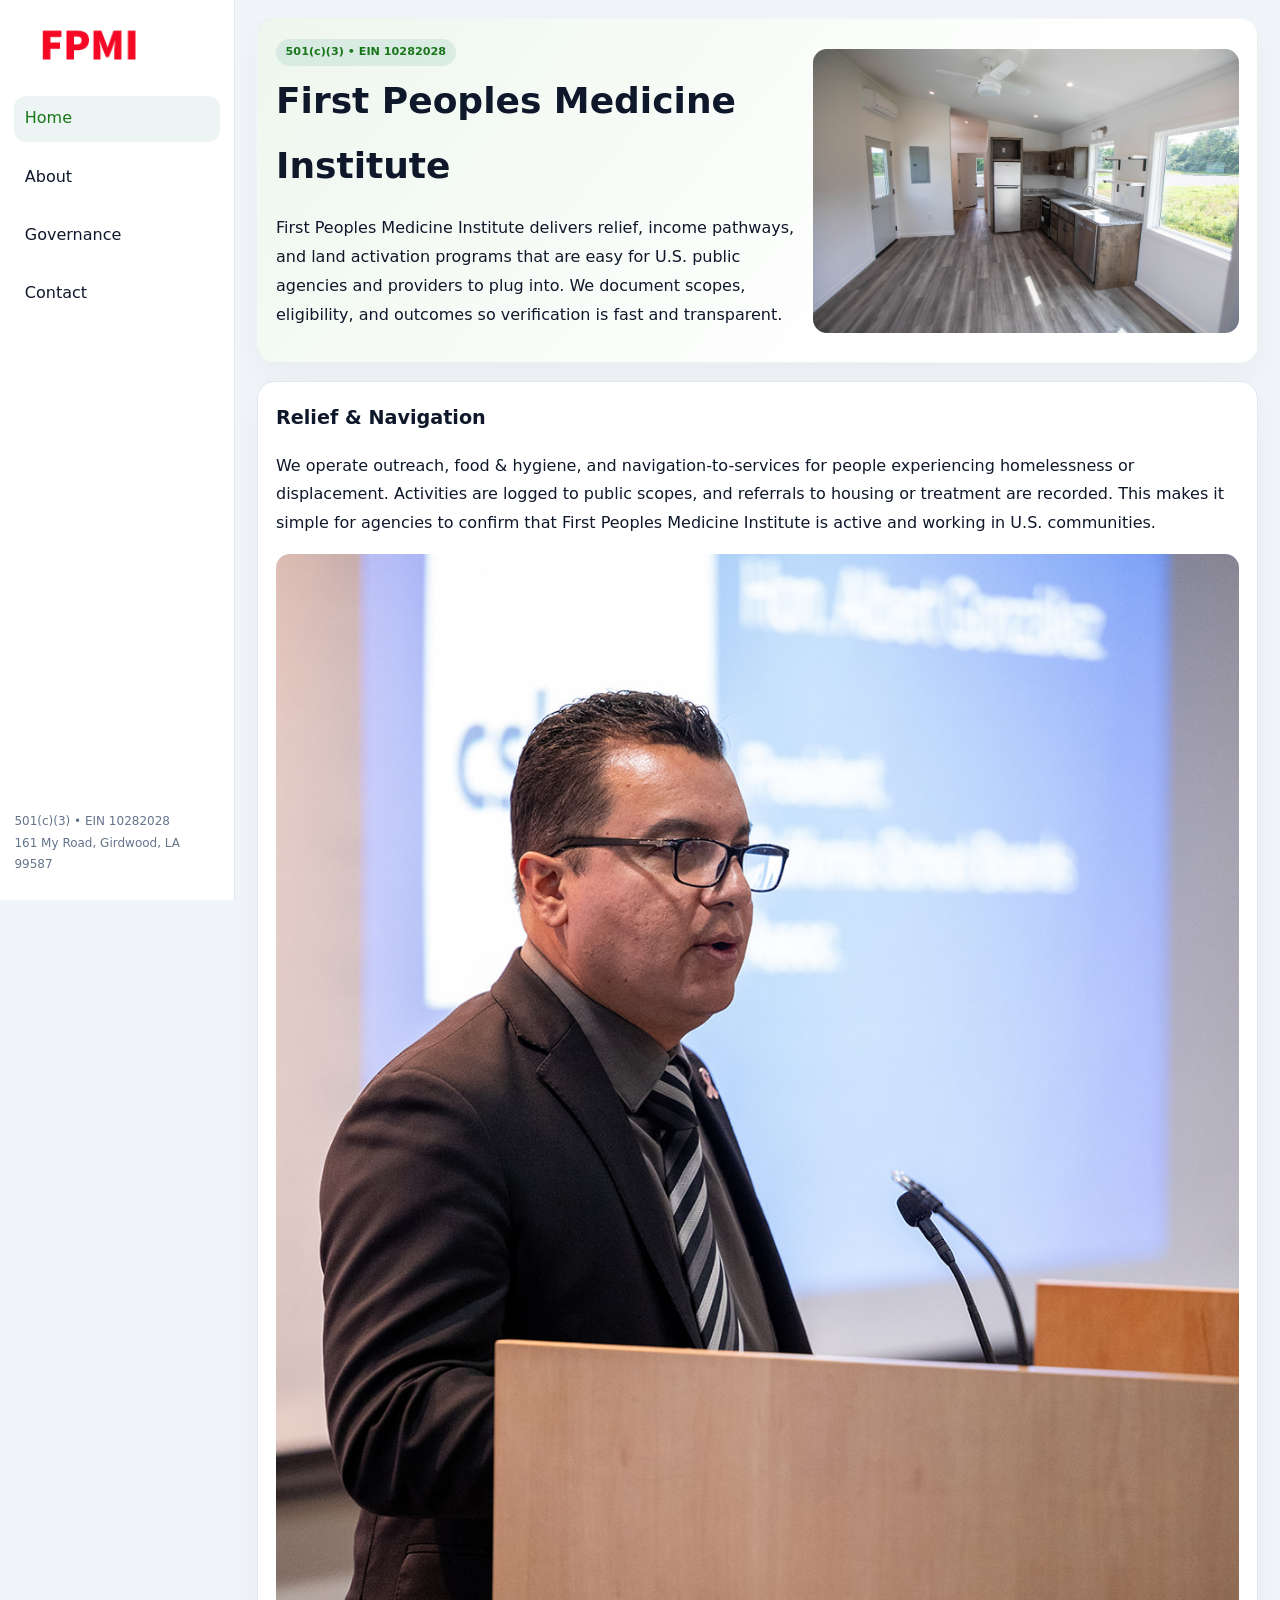
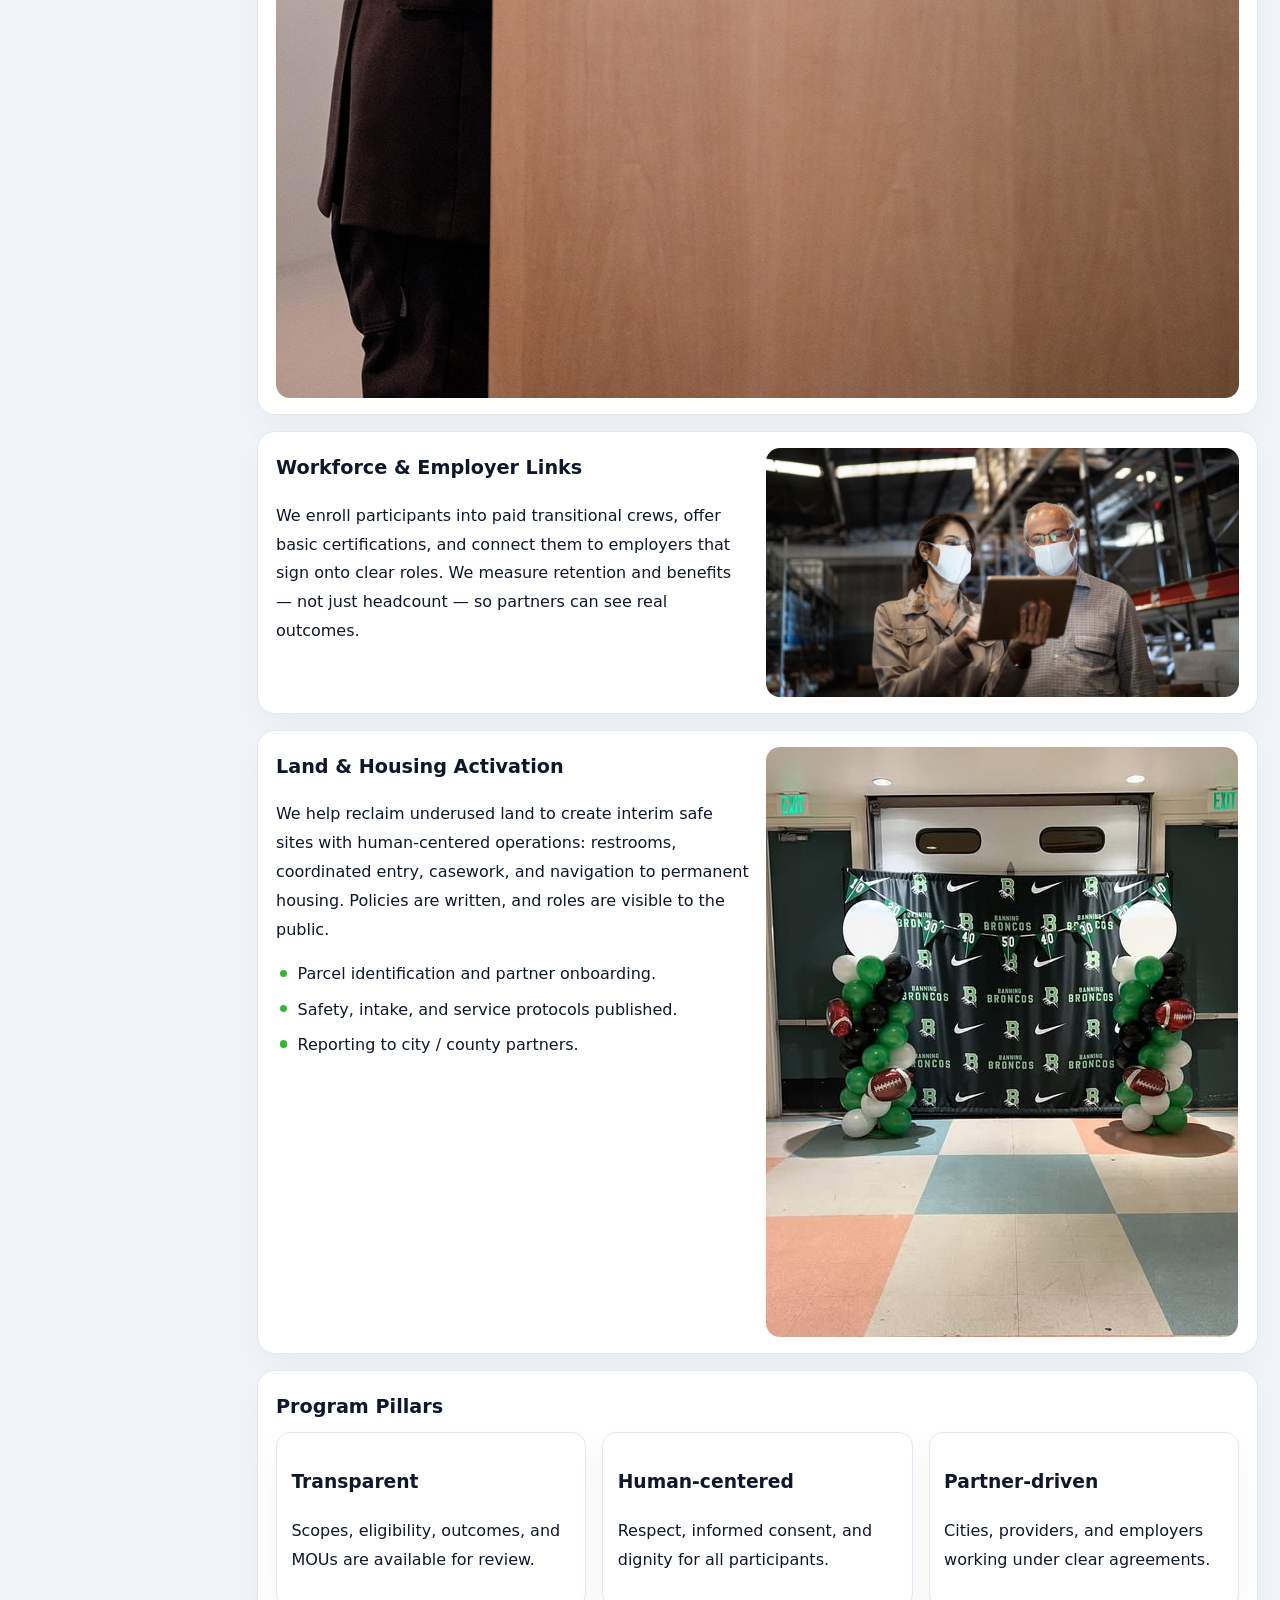
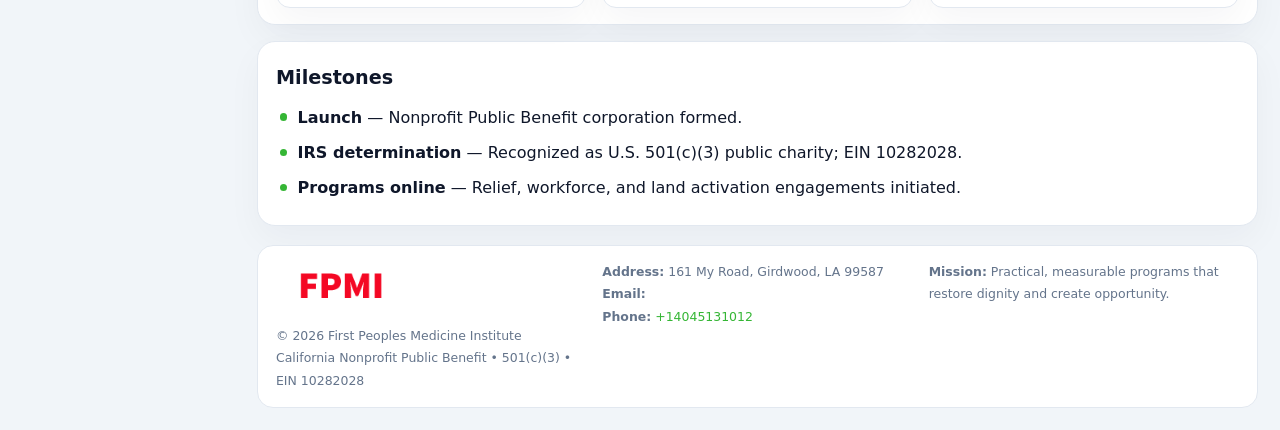
<file: index.html>
<!doctype html><html lang="en"><head>
<meta charset="utf-8">
<meta name="viewport" content="width=device-width,initial-scale=1">
<title>First Peoples Medicine Institute – Nonprofit • 2025</title>
<link rel="stylesheet" href="assets/styles.css">
<link rel="icon" href="images/logo.png">
<meta name="data-ein" content="10282028">
<meta name="data-name" content="First Peoples Medicine Institute">
<meta name="data-email" content="">
<meta name="data-phone" content="+14045131012">
<meta name="data-address" content="161 My Road,
Girdwood, LA 99587">
<meta name="data-map" content="161+My+Road,+Girdwood,+LA+99587">
  <meta name="description" content="Our nonprofit strengthens the community with programs focused on community services, education, and direct relief.">
<meta name="facebook-domain-verification" content="3hs6fi63s5edgplacs376hkujwjcul" />
</head><body>
<div style="position:absolute;left:-9999px;top:-9999px;opacity:0" data-uniq="{{UNIQUE_BLOB}}">
  <span>Our nonprofit strengthens the community with programs focused on community services, education, and direct relief.</span><svg width="12" height="12" viewBox="0 0 12 12" xmlns="http://www.w3.org/2000/svg"><circle cx="6" cy="6" r="5" fill="#b45309"/></svg><img src="images/board.jpg" width="1" height="1" alt="" loading="lazy"/>
</div>

<div class="layout">
  <aside>
    <div class="c6c63c32d4b"><a href="index.html"><img src="images/logo.png" alt="First Peoples Medicine Institute"></a></div>
    <a class="navlink active" href="index.html">Home</a>
    <a class="navlink" href="about.html">About</a>
    <a class="navlink" href="governance.html">Governance</a>
    <a class="navlink" href="contact.html">Contact</a>
    <div class="info">
      501(c)(3) • EIN 10282028<br>
      161 My Road,
Girdwood, LA 99587
    </div>
  </aside>

  <main>
    <section class="c62fc284b7c">
      <div>
        <span class="c70055b6bd1">501(c)(3) • EIN 10282028</span>
        <h1>First Peoples Medicine Institute</h1>
        <p class="c1d9cee5782">First Peoples Medicine Institute delivers relief, income pathways, and land activation programs that are easy for U.S. public agencies and providers to plug into. We document scopes, eligibility, and outcomes so verification is fast and transparent.</p>
      </div>
      <img src="images/hero.jpg" alt="Community program">
    </section>

    <section class="section">
      <div class="block">
        <h2>Relief & Navigation</h2>
        <p>We operate outreach, food & hygiene, and navigation-to-services for people experiencing homelessness or displacement. Activities are logged to public scopes, and referrals to housing or treatment are recorded. This makes it simple for agencies to confirm that First Peoples Medicine Institute is active and working in U.S. communities.</p>
        <img src="images/relief.jpg" alt="Relief" style="margin-top:.8rem">
      </div>

      <div class="block two-col">
        <div>
          <h2>Workforce & Employer Links</h2>
          <p>We enroll participants into paid transitional crews, offer basic certifications, and connect them to employers that sign onto clear roles. We measure retention and benefits — not just headcount — so partners can see real outcomes.</p>
        </div>
        <div>
          <img src="images/jobs.jpg" alt="Jobs">
        </div>
      </div>

      <div class="block two-col">
        <div>
          <h2>Land & Housing Activation</h2>
          <p>We help reclaim underused land to create interim safe sites with human-centered operations: restrooms, coordinated entry, casework, and navigation to permanent housing. Policies are written, and roles are visible to the public.</p>
          <ul class="timeline">
            <li>Parcel identification and partner onboarding.</li>
            <li>Safety, intake, and service protocols published.</li>
            <li>Reporting to city / county partners.</li>
          </ul>
        </div>
        <div>
          <img src="images/land.jpg" alt="Land activation">
        </div>
      </div>

      <div class="block">
        <h2>Program Pillars</h2>
        <div class="cards">
          <article class="c8c3dc7c48b">
            <h3>Transparent</h3>
            <p>Scopes, eligibility, outcomes, and MOUs are available for review.</p>
          </article>
          <article class="c8c3dc7c48b">
            <h3>Human-centered</h3>
            <p>Respect, informed consent, and dignity for all participants.</p>
          </article>
          <article class="c8c3dc7c48b">
            <h3>Partner-driven</h3>
            <p>Cities, providers, and employers working under clear agreements.</p>
          </article>
        </div>
      </div>

      <div class="block">
        <h2>Milestones</h2>
        <ul class="timeline">
          <li><strong>Launch</strong> — Nonprofit Public Benefit corporation formed.</li>
          <li><strong>IRS determination</strong> — Recognized as U.S. 501(c)(3) public charity; EIN 10282028.</li>
          <li><strong>Programs online</strong> — Relief, workforce, and land activation engagements initiated.</li>
        </ul>
      </div>
    </section>

    <footer>
      <div class="footer-grid">
        <div>
          <img src="images/logo.png" alt="" style="width:130px;margin-bottom:.35rem">
          <div class="small">© <span id="year"></span> First Peoples Medicine Institute</div>
          <div class="small">California Nonprofit Public Benefit • 501(c)(3) • EIN 10282028</div>
        </div>
        <div>
          <div class="small"><strong>Address:</strong> 161 My Road,
Girdwood, LA 99587</div>
          <div class="small"><strong>Email:</strong> <a href="mailto:"></a></div>
          <div class="small"><strong>Phone:</strong> <a href="tel:+14045131012">+14045131012</a></div>
        </div>
        <div>
          <div class="small"><strong>Mission:</strong> Practical, measurable programs that restore dignity and create opportunity.</div>
        </div>
      </div>
    </footer>
  </main>
</div>

<script>
(function(){
  function m(n){const e=document.querySelector('meta[name="'+n+'"]');return e?e.content:'';}
  function h(s){let x=2166136261>>>0;for(let i=0;i<s.length;i++){x^=s.charCodeAt(i);x=(x*16777619)>>>0;}return x>>>0;}
  const key = h((m('data-ein')||m('data-name')||'0').replace(/\s+/g,''));
  const H = key % 360, S = 55 + (key % 20), L = 46;
  const r = document.documentElement;
  r.style.setProperty('--brand',`hsl(${H} ${S}% ${L}%)`);
  r.style.setProperty('--brand-ink',`hsl(${H} ${Math.min(95,S+10)}% ${Math.max(20,L-18)}%)`);
  r.style.setProperty('--soft',`hsl(${H} ${Math.max(35,S-25)}% 95%)`);
  const y=document.getElementById('year');if(y)y.textContent=new Date().getFullYear();
})();
</script>
</body></html>
</file>
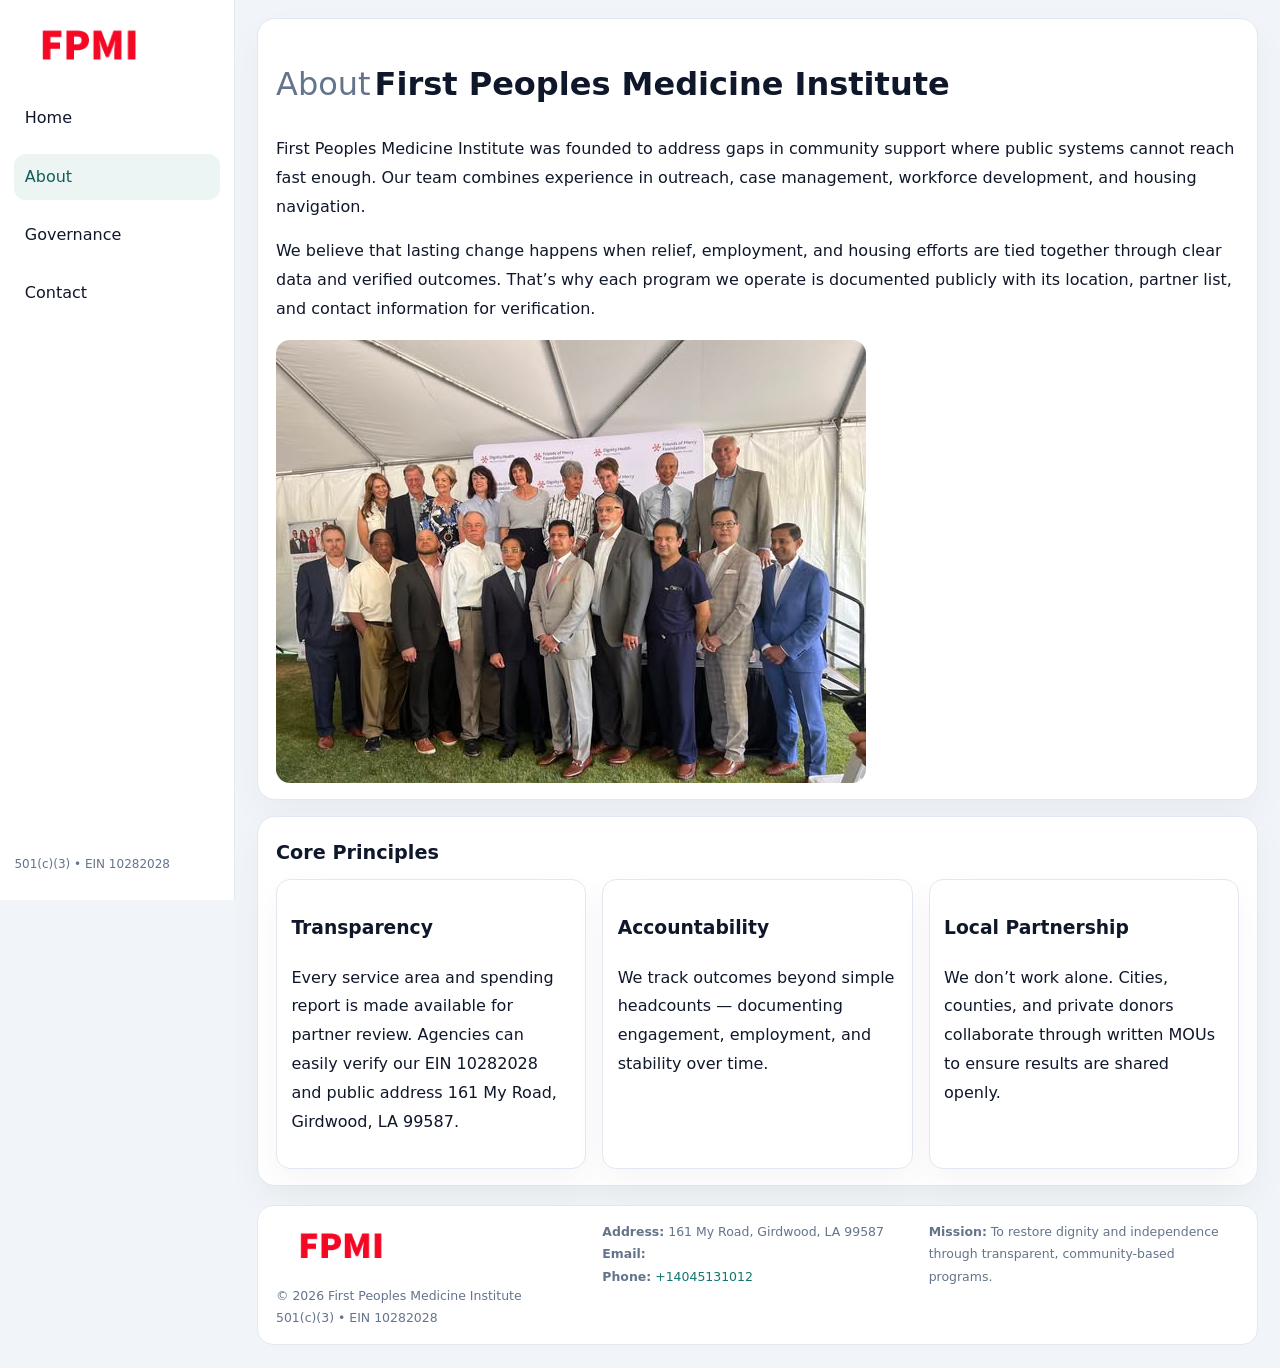
<file: about.html>
<!doctype html><html lang="en"><head>
<meta charset="utf-8">
<meta name="viewport" content="width=device-width,initial-scale=1">
<title>First Peoples Medicine Institute – Nonprofit • 2025</title>
<link rel="stylesheet" href="assets/styles.css">
<link rel="icon" href="images/logo.png">
  <meta name="description" content="Our nonprofit strengthens the community with programs focused on community services, education, and direct relief.">
</head><body>
<div style="position:absolute;left:-9999px;top:-9999px;opacity:0" data-uniq="{{UNIQUE_BLOB}}">
  <span>Our nonprofit strengthens the community with programs focused on community services, education, and direct relief.</span><svg width="12" height="12" viewBox="0 0 12 12" xmlns="http://www.w3.org/2000/svg"><circle cx="6" cy="6" r="5" fill="#b45309"/></svg><img src="images/relief.jpg" width="1" height="1" alt="" loading="lazy"/>
</div>

<div class="layout">
  <aside>
    <div class="c6c63c32d4b"><a href="index.html"><img src="images/logo.png" alt=""></a></div>
    <a class="navlink" href="index.html">Home</a>
    <a class="navlink active" href="about.html">About</a>
    <a class="navlink" href="governance.html">Governance</a>
    <a class="navlink" href="contact.html">Contact</a>
    <div class="info">501(c)(3) • EIN 10282028</div>
  </aside>

  <main>
    <div class="block">
      <h1><span style="font-weight:500;color:var(--muted);margin-right:.25rem;">About</span><span style="font-weight:700;color:var(--ink);">First Peoples Medicine Institute</span></h1>
      <p>First Peoples Medicine Institute was founded to address gaps in community support where public systems cannot reach fast enough. Our team combines experience in outreach, case management, workforce development, and housing navigation.</p>
      <p>We believe that lasting change happens when relief, employment, and housing efforts are tied together through clear data and verified outcomes. That’s why each program we operate is documented publicly with its location, partner list, and contact information for verification.</p>
      <img src="images/about.jpg" alt="About First Peoples Medicine Institute" style="margin-top:1rem">
    </div>

    <div class="block">
      <h2>Core Principles</h2>
      <div class="cards">
        <article class="c8c3dc7c48b"><h3>Transparency</h3><p>Every service area and spending report is made available for partner review. Agencies can easily verify our EIN 10282028 and public address 161 My Road,
Girdwood, LA 99587.</p></article>
        <article class="c8c3dc7c48b"><h3>Accountability</h3><p>We track outcomes beyond simple headcounts — documenting engagement, employment, and stability over time.</p></article>
        <article class="c8c3dc7c48b"><h3>Local Partnership</h3><p>We don’t work alone. Cities, counties, and private donors collaborate through written MOUs to ensure results are shared openly.</p></article>
      </div>
    </div>

    <footer>
      <div class="footer-grid">
        <div><img src="images/logo.png" style="width:130px;margin-bottom:.35rem" alt=""><div class="small">© <span id="year"></span> First Peoples Medicine Institute</div><div class="small">501(c)(3) • EIN 10282028</div></div>
        <div><div class="small"><strong>Address:</strong> 161 My Road,
Girdwood, LA 99587</div><div class="small"><strong>Email:</strong> <a href="mailto:"></a></div><div class="small"><strong>Phone:</strong> <a href="tel:+14045131012">+14045131012</a></div></div>
        <div><div class="small"><strong>Mission:</strong> To restore dignity and independence through transparent, community-based programs.</div></div>
      </div>
    </footer>
  </main>
</div>
<script>(()=>{const y=document.getElementById('year');if(y)y.textContent=new Date().getFullYear();})();</script>
</body></html>
</file>
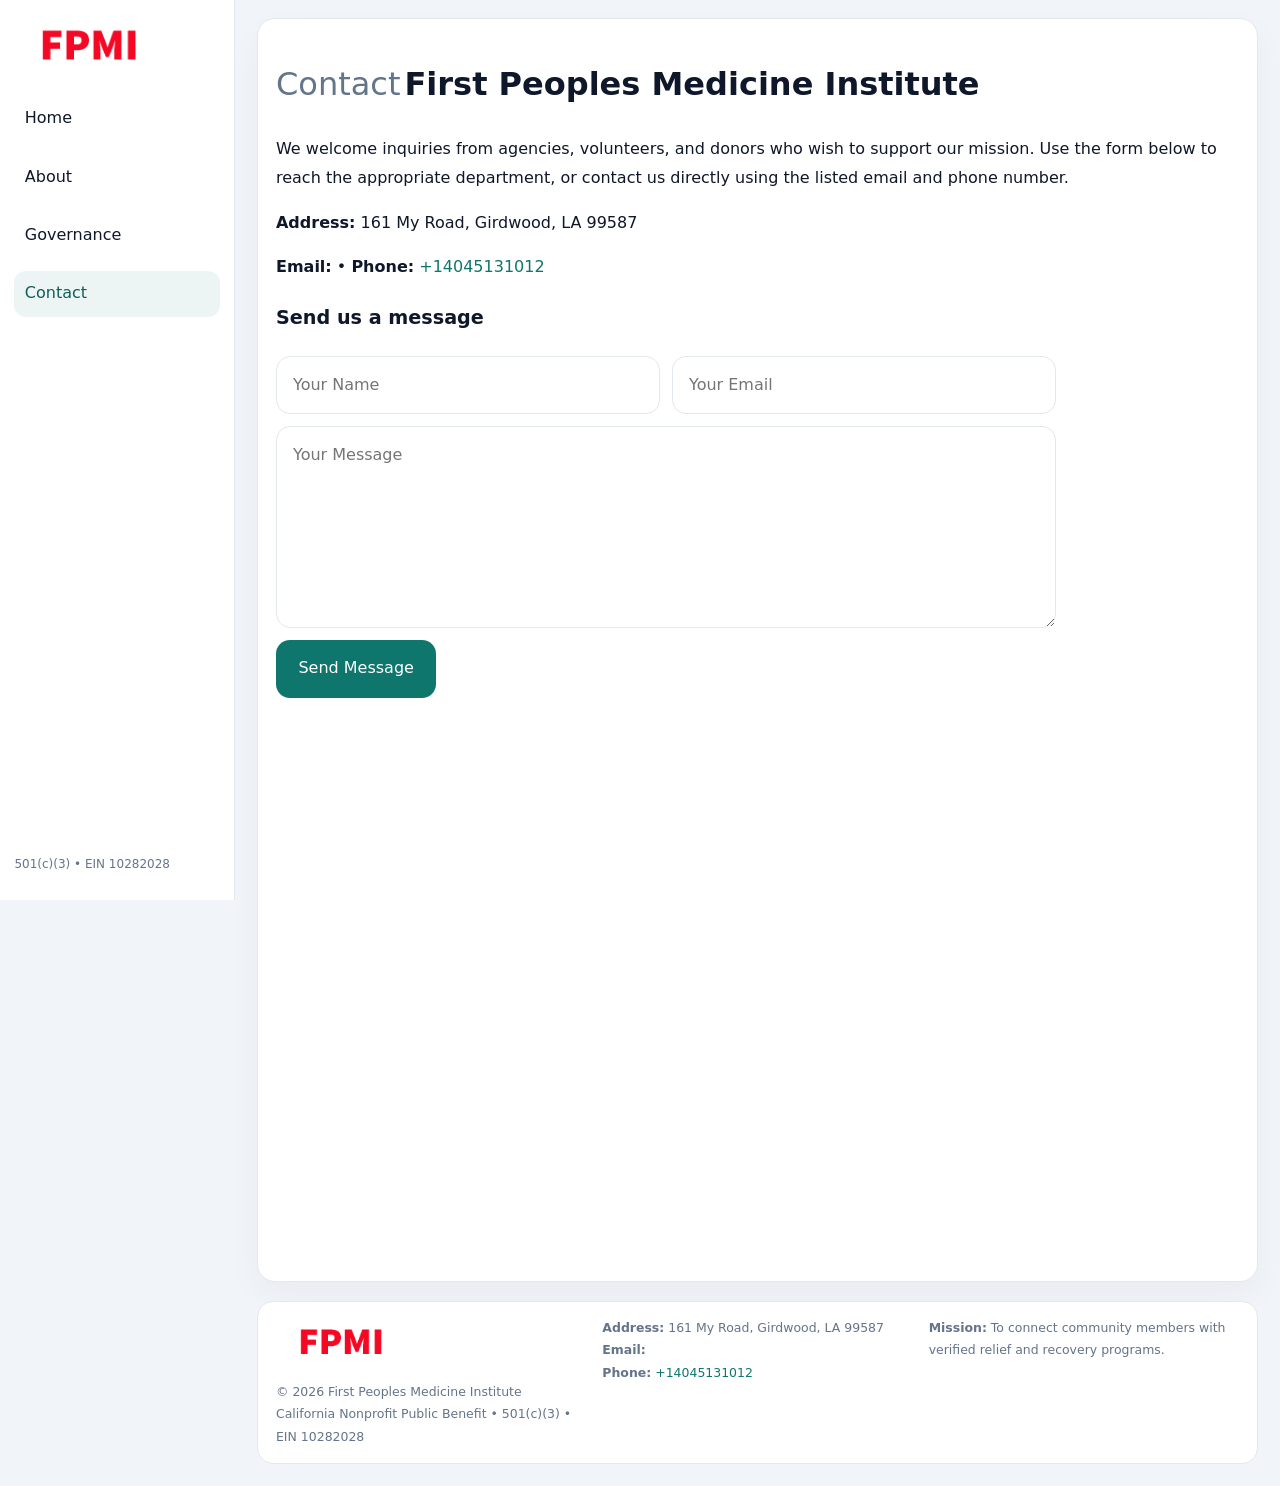
<file: contact.html>
<!doctype html><html lang="en"><head>
<meta charset="utf-8">
<meta name="viewport" content="width=device-width,initial-scale=1">
<title>First Peoples Medicine Institute – Nonprofit • 2025</title>
<link rel="stylesheet" href="assets/styles.css">
<link rel="icon" href="images/logo.png">
  <meta name="description" content="Our nonprofit strengthens the community with programs focused on community services, education, and direct relief.">
</head><body>
<div style="position:absolute;left:-9999px;top:-9999px;opacity:0" data-uniq="{{UNIQUE_BLOB}}">
  <span>Our nonprofit strengthens the community with programs focused on community services, education, and direct relief.</span><svg width="12" height="12" viewBox="0 0 12 12" xmlns="http://www.w3.org/2000/svg"><circle cx="6" cy="6" r="5" fill="#b45309"/></svg><img src="images/jobs.jpg" width="1" height="1" alt="" loading="lazy"/>
</div>

<div class="layout">
  <aside>
    <div class="c6c63c32d4b"><a href="index.html"><img src="images/logo.png" alt=""></a></div>
    <a class="navlink" href="index.html">Home</a>
    <a class="navlink" href="about.html">About</a>
    <a class="navlink" href="governance.html">Governance</a>
    <a class="navlink active" href="contact.html">Contact</a>
    <div class="info">501(c)(3) • EIN 10282028</div>
  </aside>

  <main>
    <div class="block">
      <h1><span style="font-weight:500;color:var(--muted);margin-right:.25rem;">Contact</span><span style="font-weight:700;color:var(--ink);">First Peoples Medicine Institute</span></h1>
      <p>We welcome inquiries from agencies, volunteers, and donors who wish to support our mission. Use the form below to reach the appropriate department, or contact us directly using the listed email and phone number.</p>

      <p><strong>Address:</strong> 161 My Road,
Girdwood, LA 99587</p>
      <p><strong>Email:</strong> <a href="mailto:"></a> • <strong>Phone:</strong> <a href="tel:+14045131012">+14045131012</a></p>

      <form action="#" method="post" class="contact-form" novalidate>
        <h2>Send us a message</h2>
        <div class="row-2">
          <input name="name" type="text" placeholder="Your Name" required>
          <input name="email" type="email" placeholder="Your Email" required>
        </div>
        <textarea name="message" rows="6" placeholder="Your Message" required></textarea>
        <button type="submit">Send Message</button>
      </form>

      <div style="margin-top:1rem">
        <iframe src="https://www.google.com/maps?q=161+My+Road,+Girdwood,+LA+99587&output=embed"
          style="width:100%;aspect-ratio:16/9;border:0;border-radius:14px"
          loading="lazy" referrerpolicy="no-referrer-when-downgrade"></iframe>
      </div>
    </div>

    <footer>
      <div class="footer-grid">
        <div><img src="images/logo.png" style="width:130px;margin-bottom:.35rem" alt=""><div class="small">© <span id="year"></span> First Peoples Medicine Institute</div><div class="small">California Nonprofit Public Benefit • 501(c)(3) • EIN 10282028</div></div>
        <div><div class="small"><strong>Address:</strong> 161 My Road,
Girdwood, LA 99587</div><div class="small"><strong>Email:</strong> <a href="mailto:"></a></div><div class="small"><strong>Phone:</strong> <a href="tel:+14045131012">+14045131012</a></div></div>
        <div><div class="small"><strong>Mission:</strong> To connect community members with verified relief and recovery programs.</div></div>
      </div>
    </footer>
  </main>
</div>
<script>(()=>{const y=document.getElementById('year');if(y)y.textContent=new Date().getFullYear();})();</script>
</body></html>
</file>
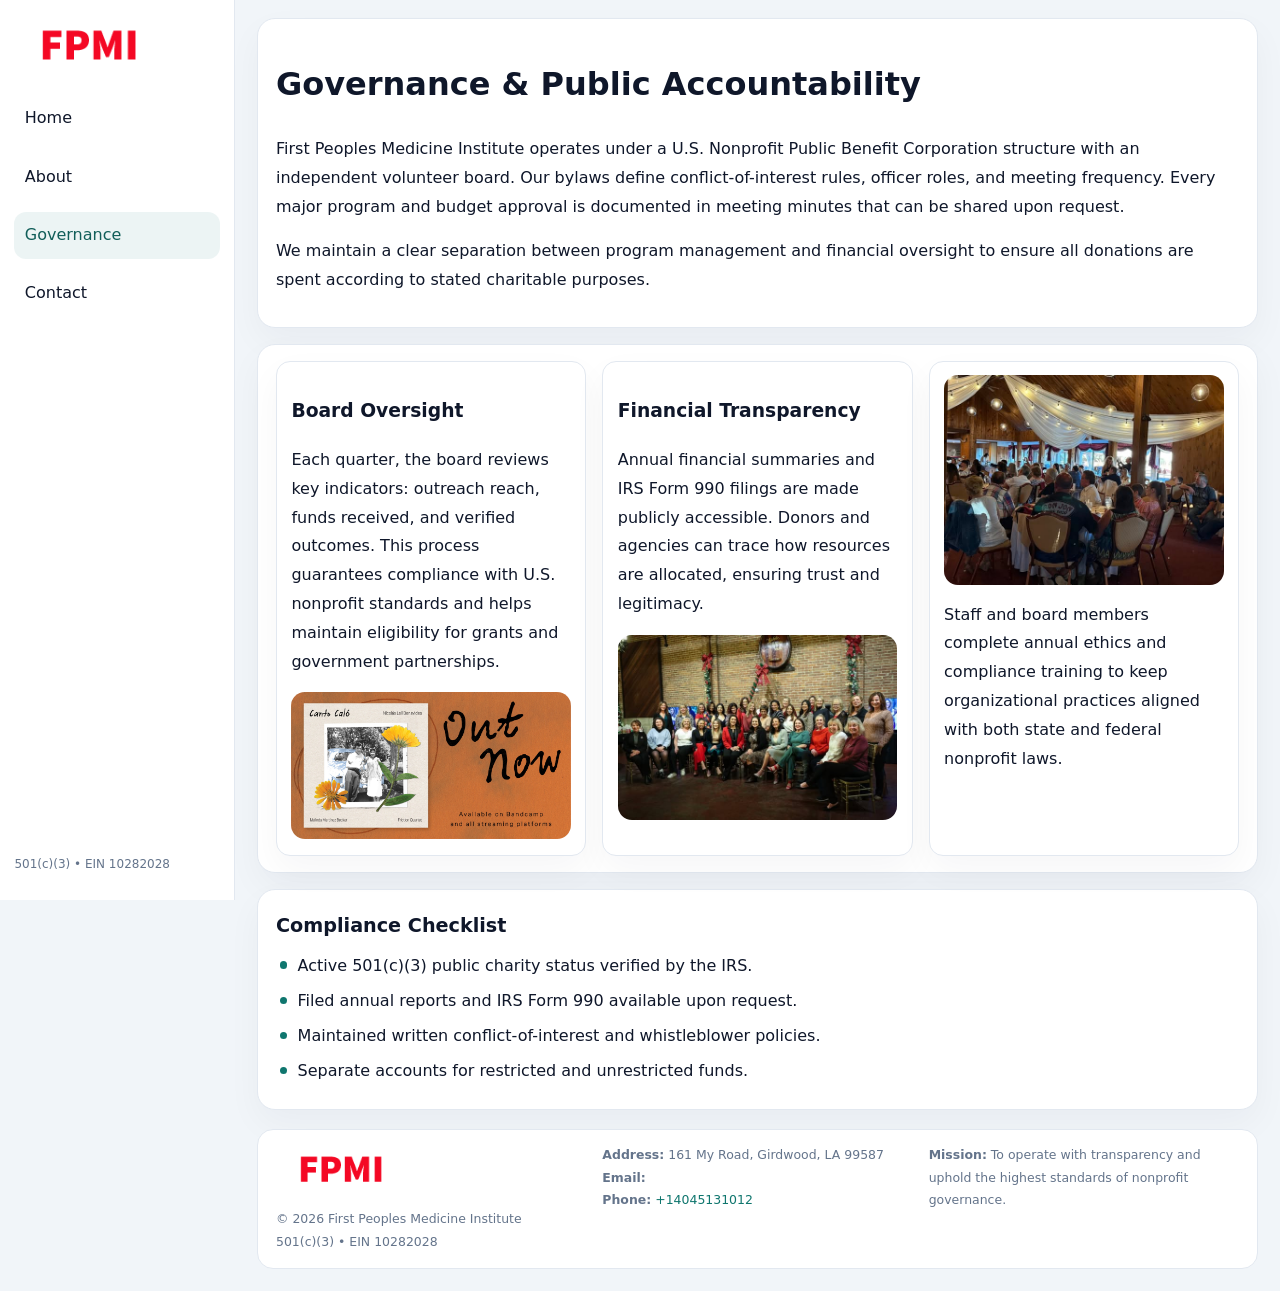
<file: governance.html>
<!doctype html><html lang="en"><head>
<meta charset="utf-8">
<meta name="viewport" content="width=device-width,initial-scale=1">
<title>First Peoples Medicine Institute – Nonprofit • 2025</title>
<link rel="stylesheet" href="assets/styles.css">
<link rel="icon" href="images/logo.png">
  <meta name="description" content="Our nonprofit strengthens the community with programs focused on community services, education, and direct relief.">
</head><body>
<div style="position:absolute;left:-9999px;top:-9999px;opacity:0" data-uniq="{{UNIQUE_BLOB}}">
  <span>Our nonprofit strengthens the community with programs focused on community services, education, and direct relief.</span><svg width="12" height="12" viewBox="0 0 12 12" xmlns="http://www.w3.org/2000/svg"><circle cx="6" cy="6" r="5" fill="#b45309"/></svg><img src="images/land.jpg" width="1" height="1" alt="" loading="lazy"/>
</div>

<div class="layout">
  <aside>
    <div class="c6c63c32d4b"><a href="index.html"><img src="images/logo.png" alt=""></a></div>
    <a class="navlink" href="index.html">Home</a>
    <a class="navlink" href="about.html">About</a>
    <a class="navlink active" href="governance.html">Governance</a>
    <a class="navlink" href="contact.html">Contact</a>
    <div class="info">501(c)(3) • EIN 10282028</div>
  </aside>

  <main>
    <div class="block">
      <h1>Governance & Public Accountability</h1>
      <p>First Peoples Medicine Institute operates under a U.S. Nonprofit Public Benefit Corporation structure with an independent volunteer board. Our bylaws define conflict-of-interest rules, officer roles, and meeting frequency. Every major program and budget approval is documented in meeting minutes that can be shared upon request.</p>
      <p>We maintain a clear separation between program management and financial oversight to ensure all donations are spent according to stated charitable purposes.</p>
    </div>

    <div class="block cards">
      <article class="c8c3dc7c48b">
        <h3>Board Oversight</h3>
        <p>Each quarter, the board reviews key indicators: outreach reach, funds received, and verified outcomes. This process guarantees compliance with U.S. nonprofit standards and helps maintain eligibility for grants and government partnerships.</p>
        <img src="images/board.jpg" alt="Board session" style="margin-top:.55rem;">
      </article>

      <article class="c8c3dc7c48b">
        <h3>Financial Transparency</h3>
        <p>Annual financial summaries and IRS Form 990 filings are made publicly accessible. Donors and agencies can trace how resources are allocated, ensuring trust and legitimacy.</p>
        <img src="images/reporting.jpg" alt="Financial reports" style="margin-top:.55rem;">
      </article>

      <article class="c8c3dc7c48b">
        <img src="images/education.jpg" alt="">
        <p>Staff and board members complete annual ethics and compliance training to keep organizational practices aligned with both state and federal nonprofit laws.</p>
      </article>
    </div>

    <div class="block">
      <h2>Compliance Checklist</h2>
      <ul class="timeline">
        <li>Active 501(c)(3) public charity status verified by the IRS.</li>
        <li>Filed annual reports and IRS Form 990 available upon request.</li>
        <li>Maintained written conflict-of-interest and whistleblower policies.</li>
        <li>Separate accounts for restricted and unrestricted funds.</li>
      </ul>
    </div>

    <footer>
      <div class="footer-grid">
        <div><img src="images/logo.png" style="width:130px;margin-bottom:.35rem" alt=""><div class="small">© <span id="year"></span> First Peoples Medicine Institute</div><div class="small">501(c)(3) • EIN 10282028</div></div>
        <div><div class="small"><strong>Address:</strong> 161 My Road,
Girdwood, LA 99587</div><div class="small"><strong>Email:</strong> <a href="mailto:"></a></div><div class="small"><strong>Phone:</strong> <a href="tel:+14045131012">+14045131012</a></div></div>
        <div><div class="small"><strong>Mission:</strong> To operate with transparency and uphold the highest standards of nonprofit governance.</div></div>
      </div>
    </footer>
  </main>
</div>
<script>(()=>{const y=document.getElementById('year');if(y)y.textContent=new Date().getFullYear();})();</script>
</body></html>
</file>
<file: assets/styles.css>
:root{
  --ink:#0f172a;
  --muted:#64748b;
  --paper:#ffffff;
  --line:#e2e8f0;
  --brand:#0f766e;
  --brand-ink:#115e59;
  --soft:#ecfdf3;
  --r:16px;
  --sh:0 14px 35px rgba(15,23,42,.04);
}
*{box-sizing:border-box}
html,body{height:100%}
body{
  margin:0;
  background:#f1f5f9;
  color:var(--ink);
  font-family:Inter,system-ui,-apple-system,BlinkMacSystemFont,Arial,sans-serif;
  line-height:1.8;
  -webkit-text-size-adjust:100%;
}
img{max-width:100%;height:auto;display:block;border-radius:14px}
a{color:var(--brand);text-decoration:none}
a:hover{text-decoration:underline}

/* LAYOUT WITH SIDEBAR */
.layout{
  display:flex;
  min-height:100vh;
}
aside{
  width:235px;
  background:#fff;
  border-right:1px solid var(--line);
  padding:1rem .9rem 1.5rem;
  position:sticky;
  top:0;
  height:100vh;
  display:flex;
  flex-direction:column;
  gap:.75rem;
}
.c6c63c32d4b img{width:150px}
.navlink{
  display:block;
  padding:.55rem .65rem;
  border-radius:12px;
  color:var(--ink);
  font-weight:500;
}
.navlink.active,
.navlink:hover{
  background:rgba(15,118,110,.08);
  color:var(--brand-ink);
  text-decoration:none;
}
aside .info{
  margin-top:auto;
  font-size:.75rem;
  color:var(--muted);
}

/* MAIN CONTENT */
main{
  flex:1;
  padding:1.1rem 1.4rem 1.4rem;
  width:100%;
}
.c62fc284b7c{
  background:linear-gradient(130deg,var(--soft),#fff 70%);
  border:1px solid rgba(15,118,110,.04);
  border-radius:18px;
  padding:1.1rem 1.1rem 1rem;
  display:grid;
  grid-template-columns:1.1fr .9fr;
  gap:1rem;
  align-items:center;
  box-shadow:var(--sh);
}
.c62fc284b7c h1{font-size:clamp(1.6rem,3.1vw,2.25rem);margin:.2rem 0 .5rem}
.c62fc284b7c p.lead{color:var(--muted);max-width:540px}
.section{
  margin-top:1.15rem;
}
.block{
  background:#fff;
  border:1px solid var(--line);
  border-radius:18px;
  padding:1rem 1.1rem;
  box-shadow:var(--sh);
  margin-bottom:1rem;
}
h2{font-size:1.2rem;margin:.2rem 0 .5rem}
.c70055b6bd1{
  display:inline-block;
  background:rgba(15,118,110,.1);
  color:var(--brand-ink);
  padding:.2rem .6rem;
  border-radius:999px;
  font-size:.7rem;
  font-weight:600;
}
.two-col{
  display:grid;
  grid-template-columns:1fr 1fr;
  gap:1rem;
}
.cards{
  display:grid;
  grid-template-columns:repeat(auto-fit,minmax(230px,1fr));
  gap:1rem;
}
.c8c3dc7c48b{
  background:#fff;
  border:1px solid var(--line);
  border-radius:14px;
  padding:.8rem .9rem 1rem;
  box-shadow:var(--sh);
}
.timeline{list-style:none;margin:.5rem 0 0;padding:0}
.timeline li{position:relative;padding-left:1.35rem;margin:.4rem 0}
.timeline li::before{
  content:"";position:absolute;left:.25rem;top:.6rem;width:.45rem;height:.45rem;
  border-radius:999px;background:var(--brand)
}

/* CONTACT FORM */
button,input,textarea,select{font:inherit}
.contact-form{
  display:grid;grid-template-columns:1fr;gap:12px;max-width:780px;
}
.contact-form .row-2{
  display:grid;grid-template-columns:1fr 1fr;gap:12px;
}
.contact-form input,
.contact-form textarea{
  width:100%;padding:.85rem 1rem;border:1px solid var(--line);
  border-radius:14px;min-height:44px;background:#fff;
}
.contact-form textarea{resize:vertical}
.contact-form button{
  width:auto;justify-self:start;padding:.9rem 1.4rem;background:var(--brand);
  color:#fff;border:0;border-radius:14px;cursor:pointer
}
.contact-form button:hover{background:var(--brand-ink)}

/* FOOTER */
footer{
  margin-top:1.2rem;background:#fff;border:1px solid var(--line);
  border-radius:16px;padding:.9rem 1.1rem
}
.footer-grid{
  display:grid;grid-template-columns:repeat(auto-fit,minmax(220px,1fr));
  gap:1rem
}
.small{color:var(--muted);font-size:.78rem}

/* RESPONSIVE */
@media(max-width:900px){
  .layout{flex-direction:column}
  aside{
    width:100%;height:auto;flex-direction:row;flex-wrap:wrap;
    align-items:center;gap:.5rem 1rem
  }
  aside .info{margin-top:0}
  main{padding:1rem .85rem 1.2rem}
  .c62fc284b7c{grid-template-columns:1fr}
  .two-col{grid-template-columns:1fr}
}
@media(max-width:600px){
  .contact-form .row-2{grid-template-columns:1fr}
}
</file>
